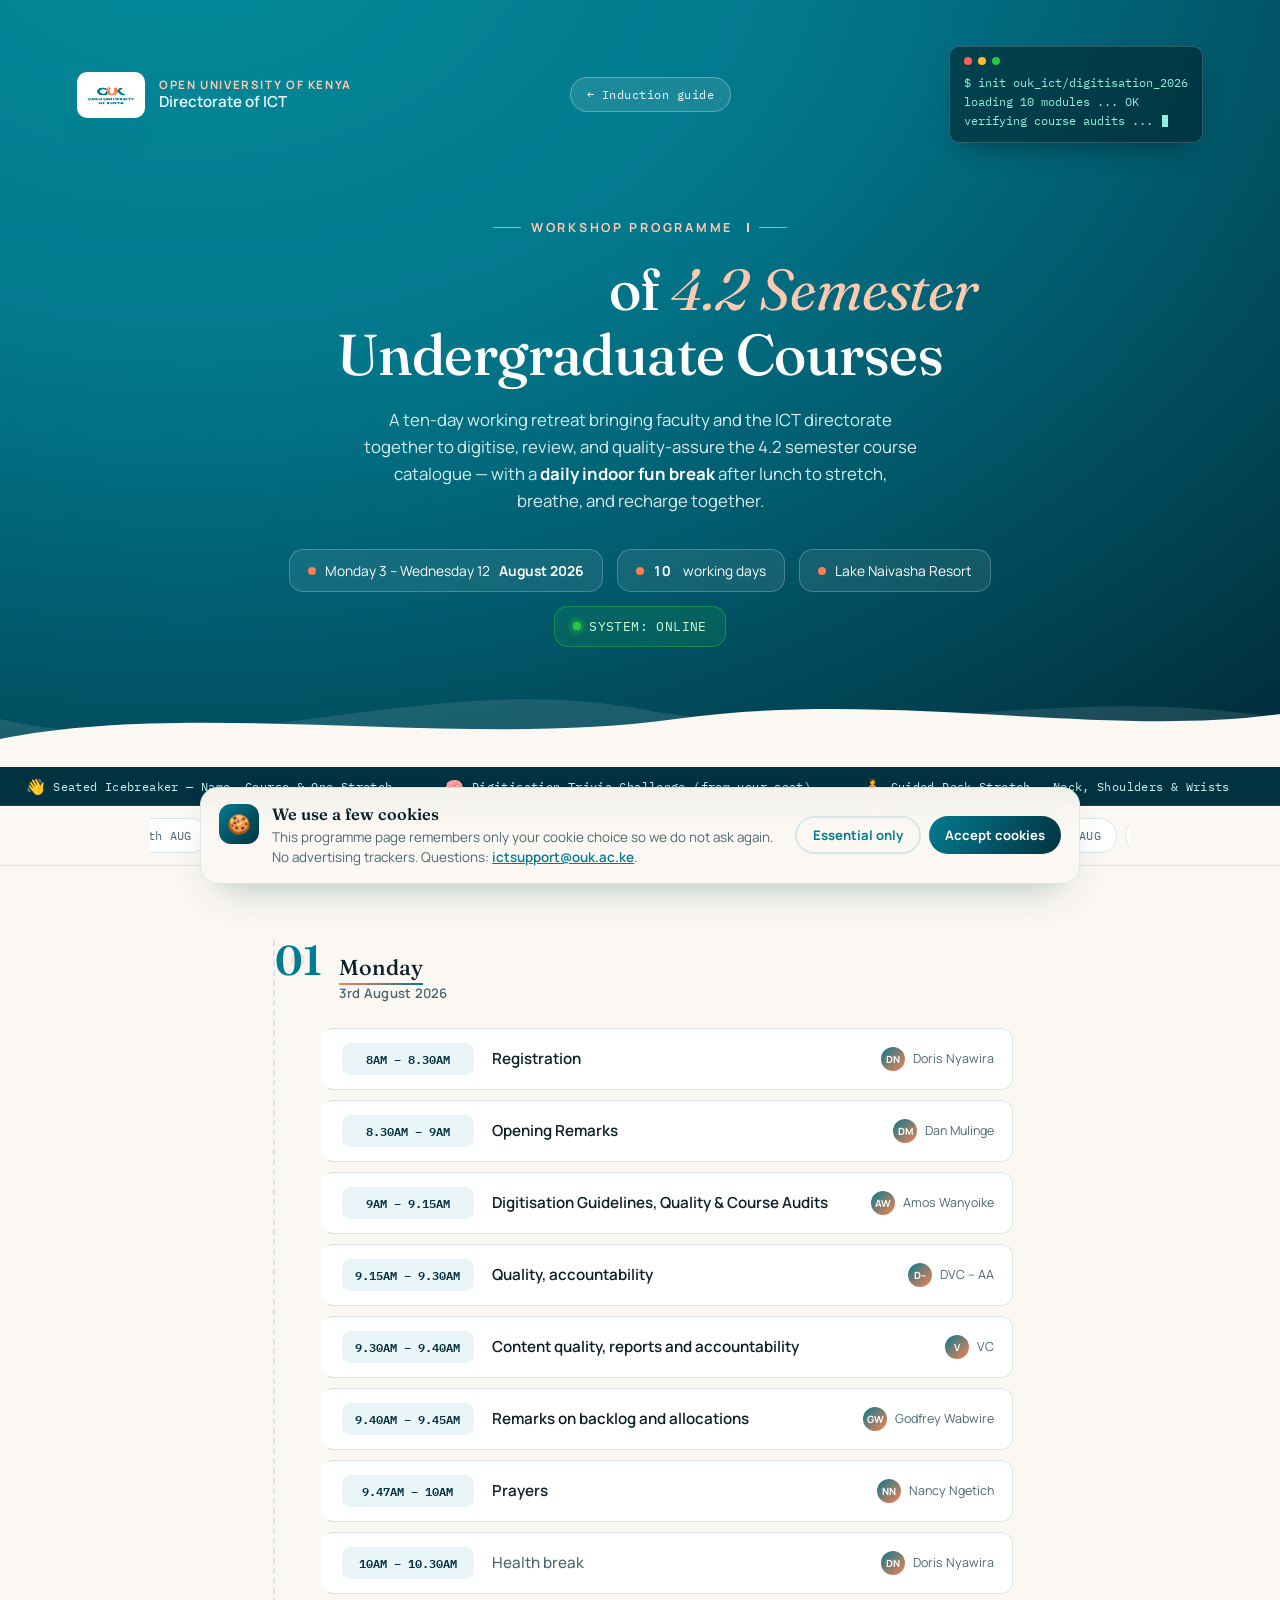
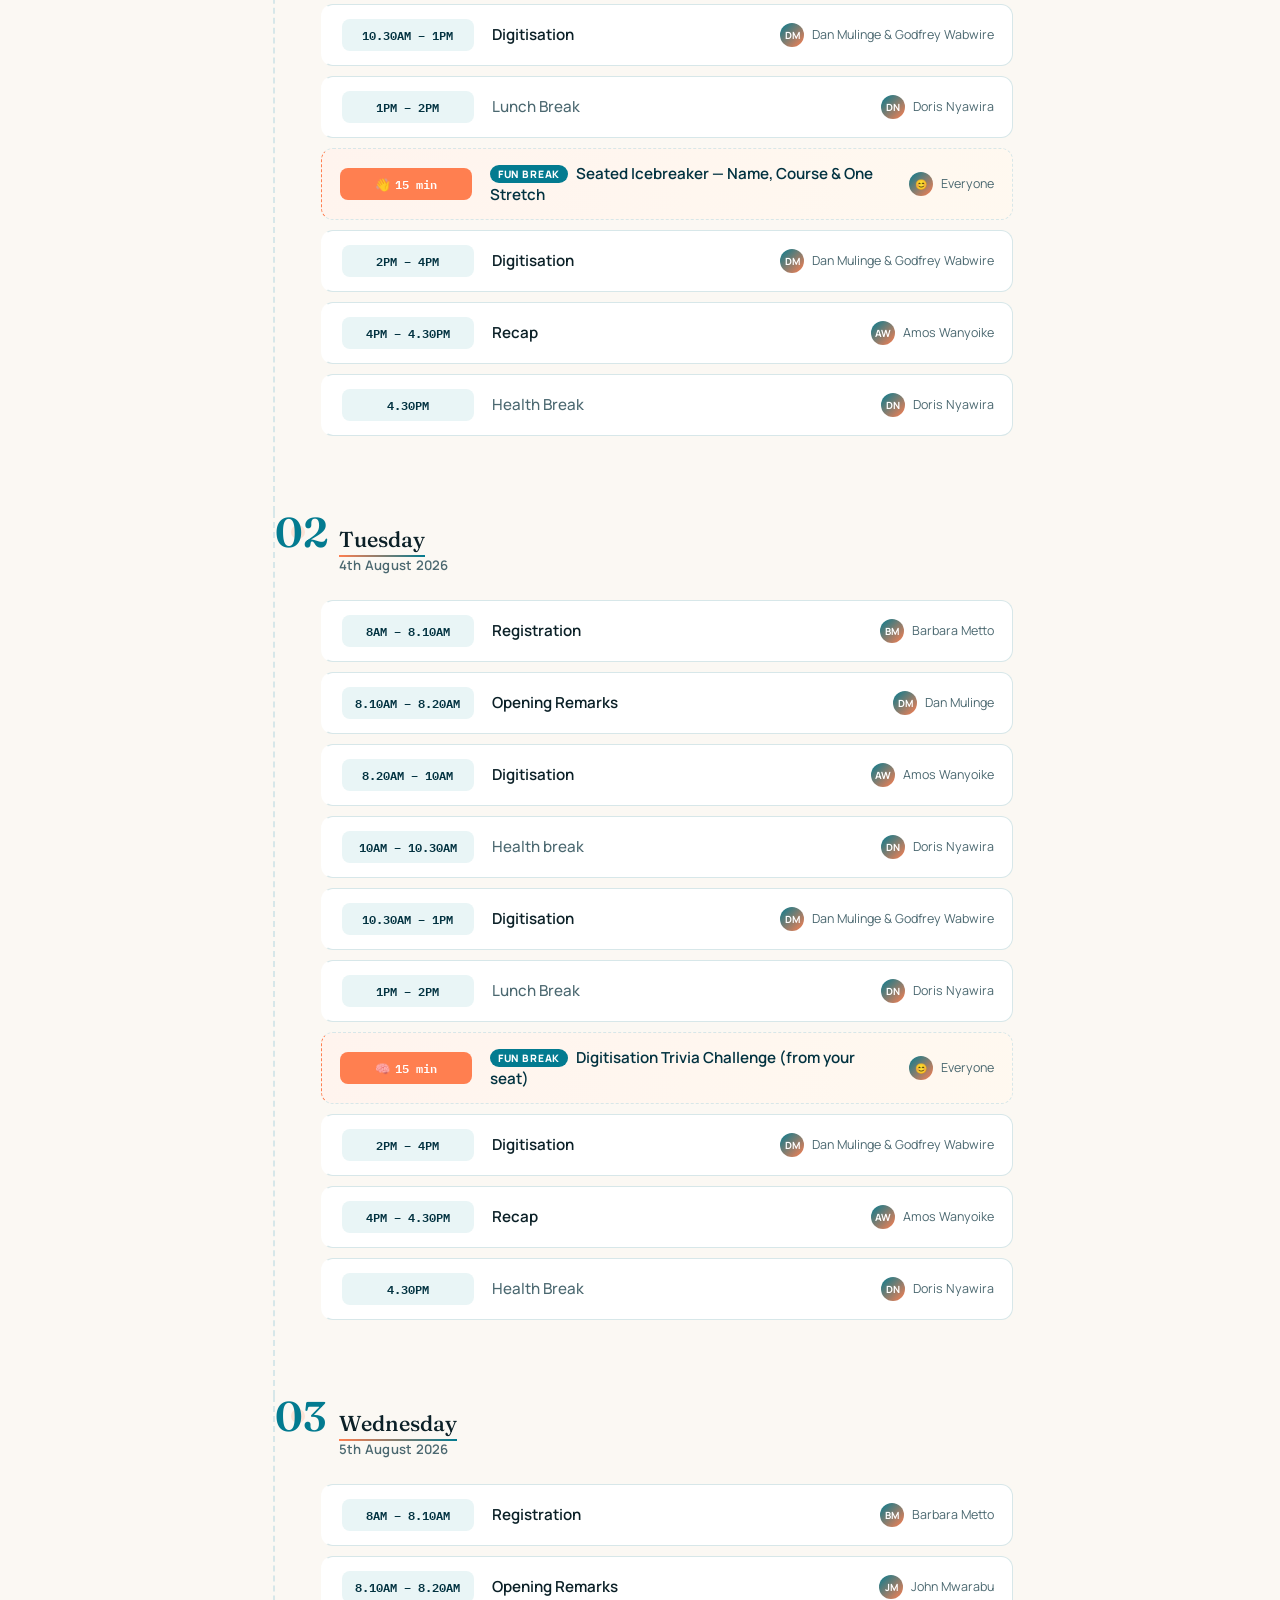
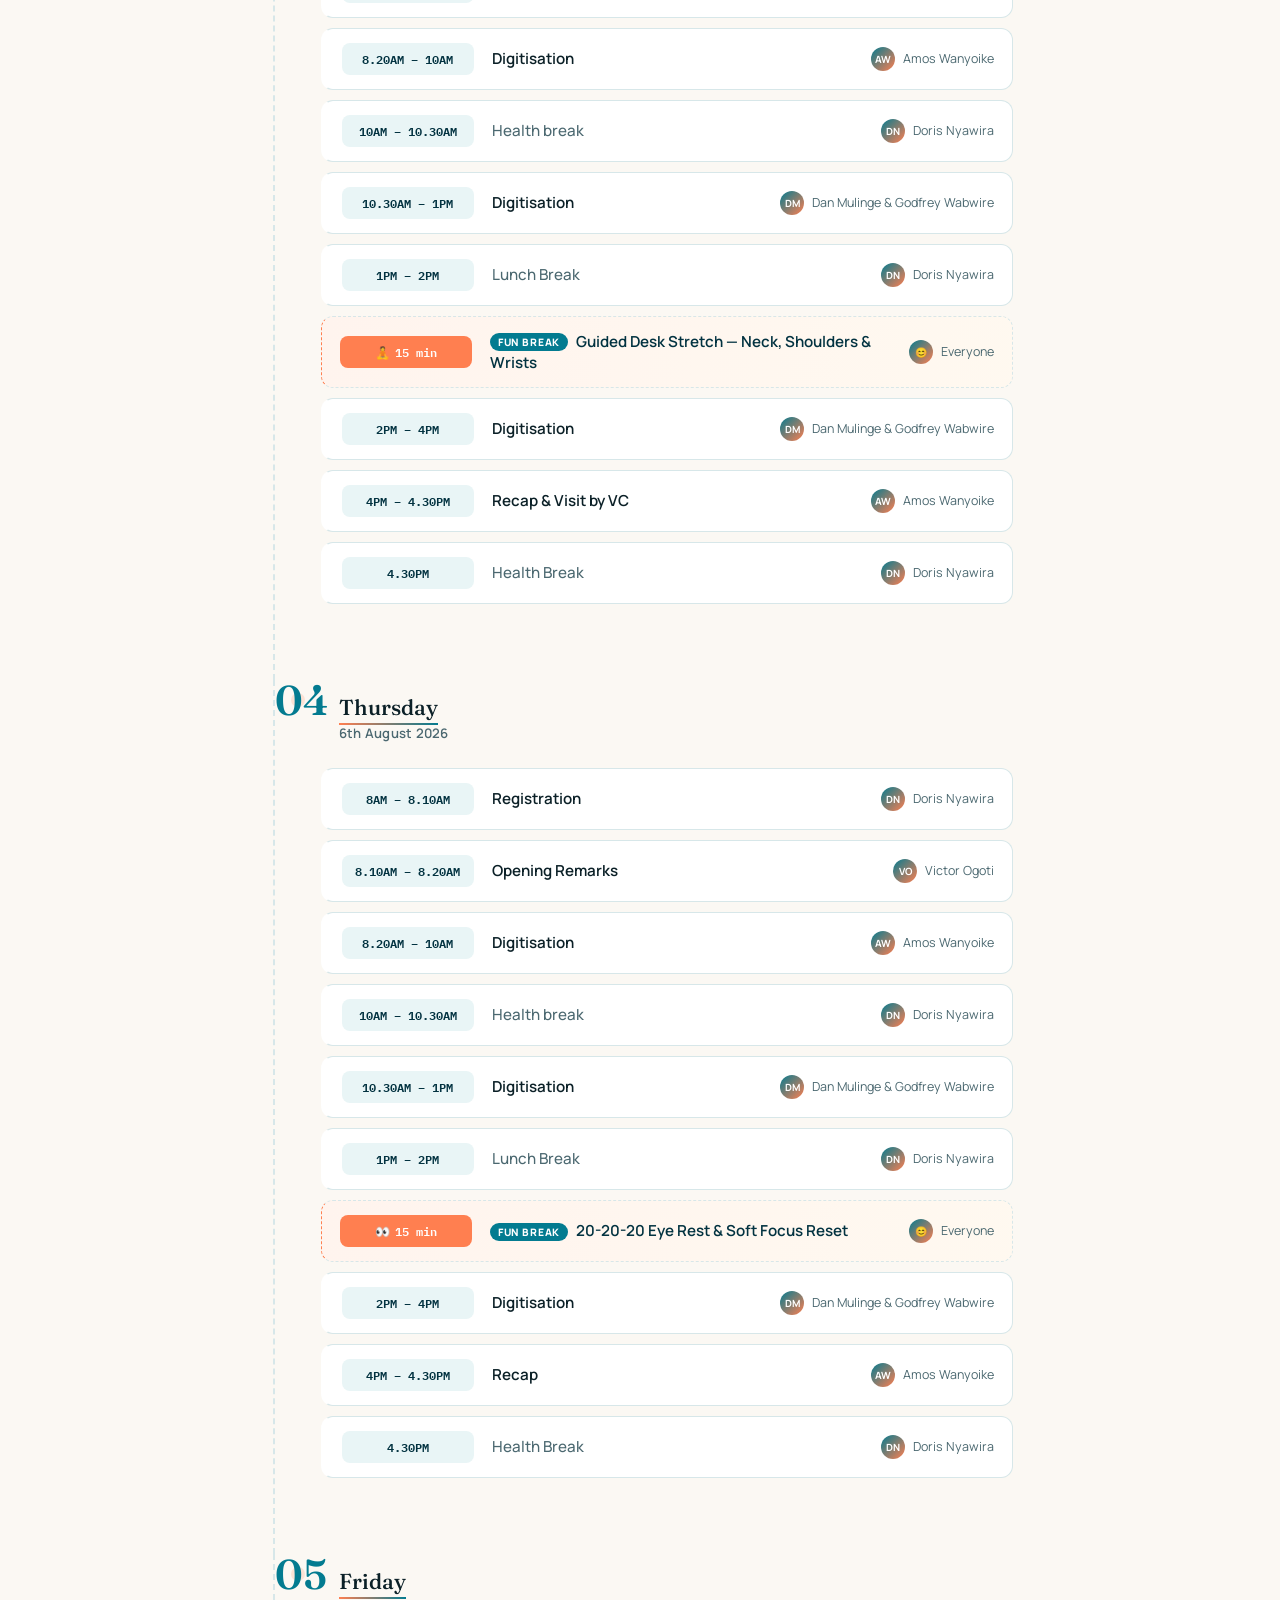
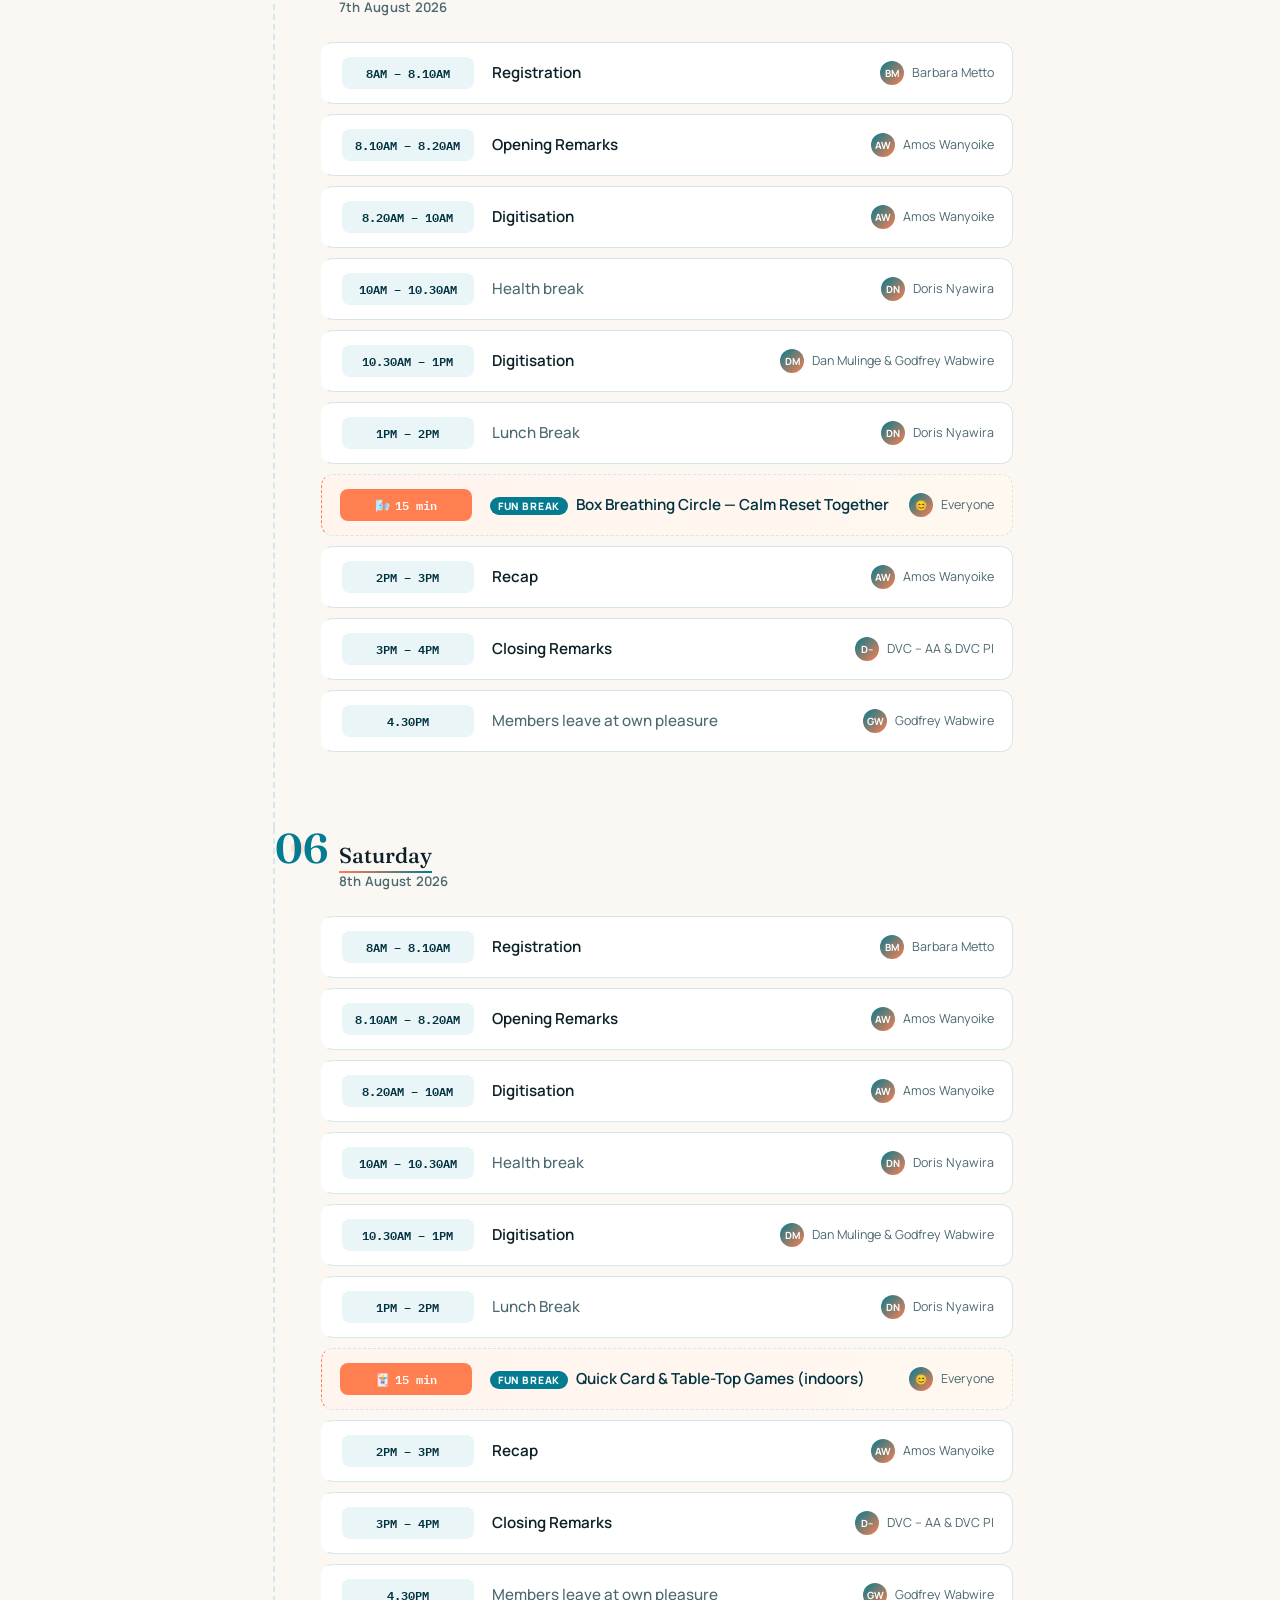
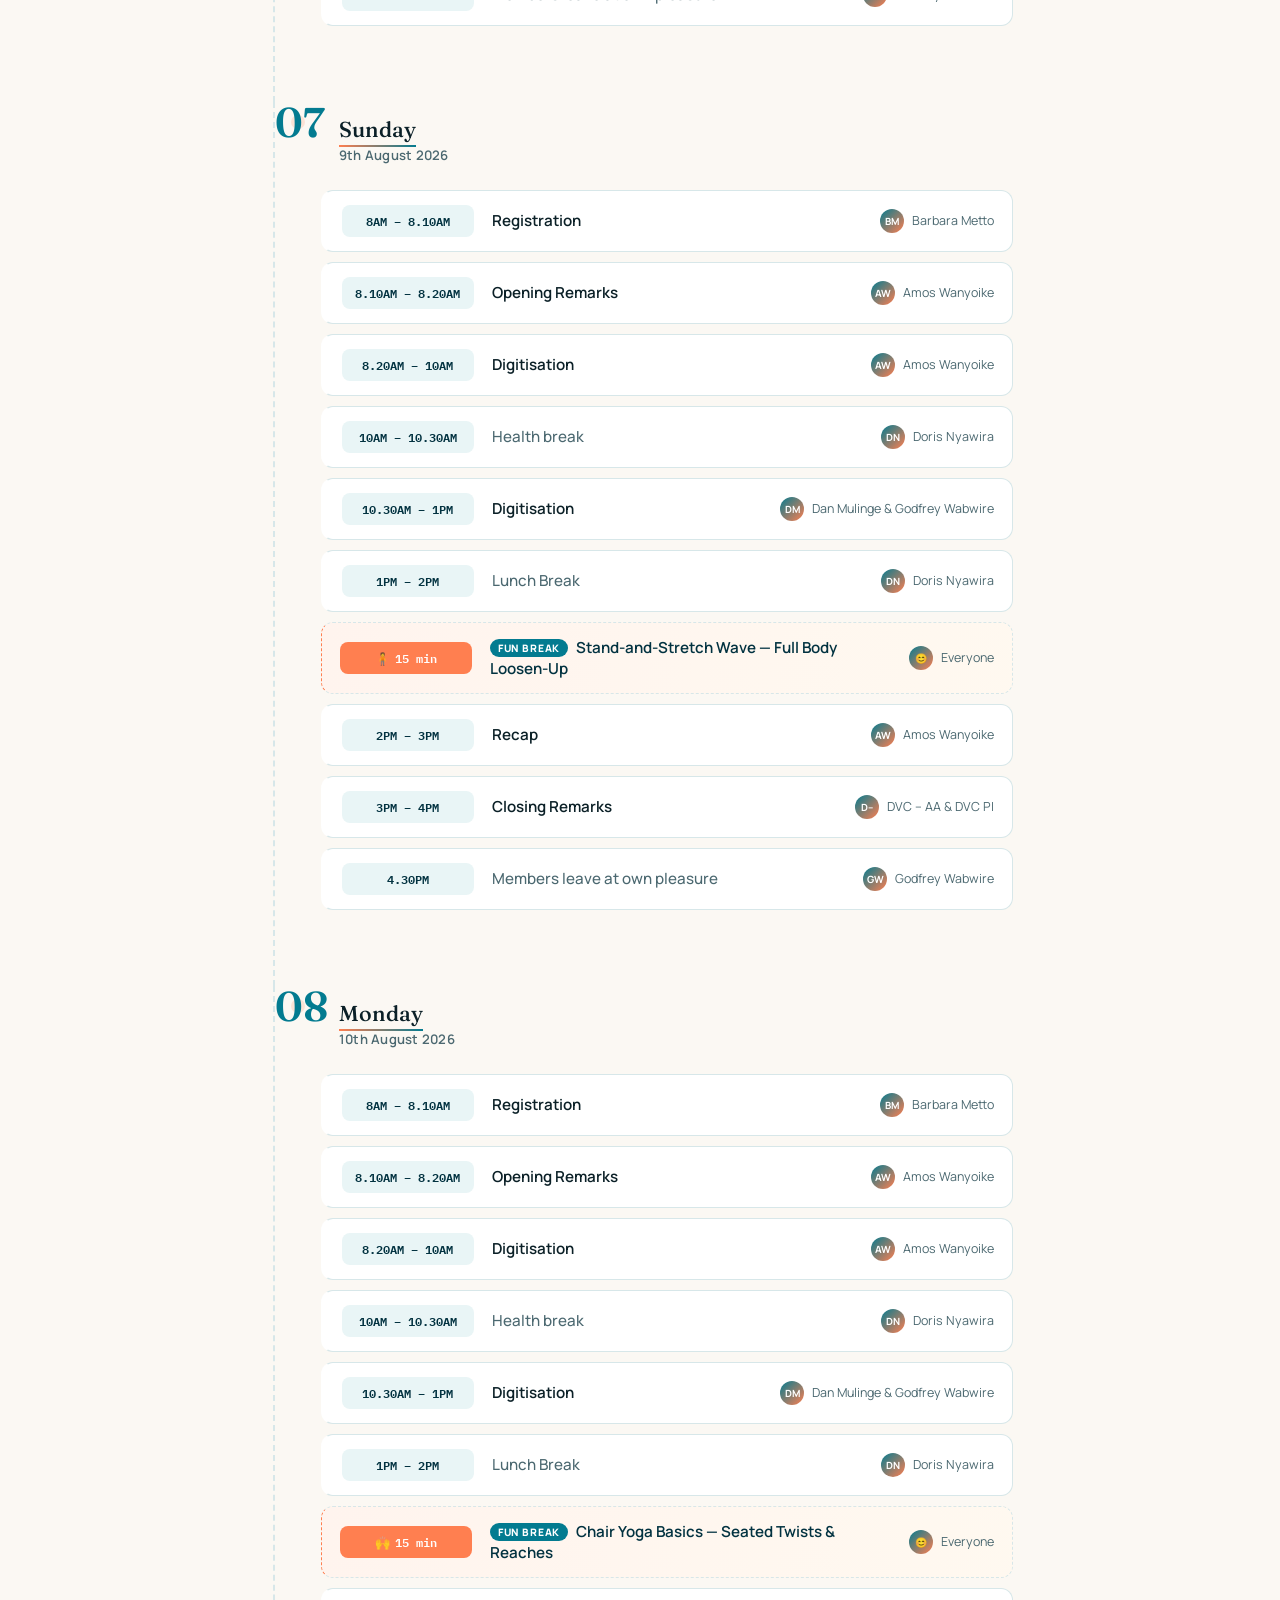
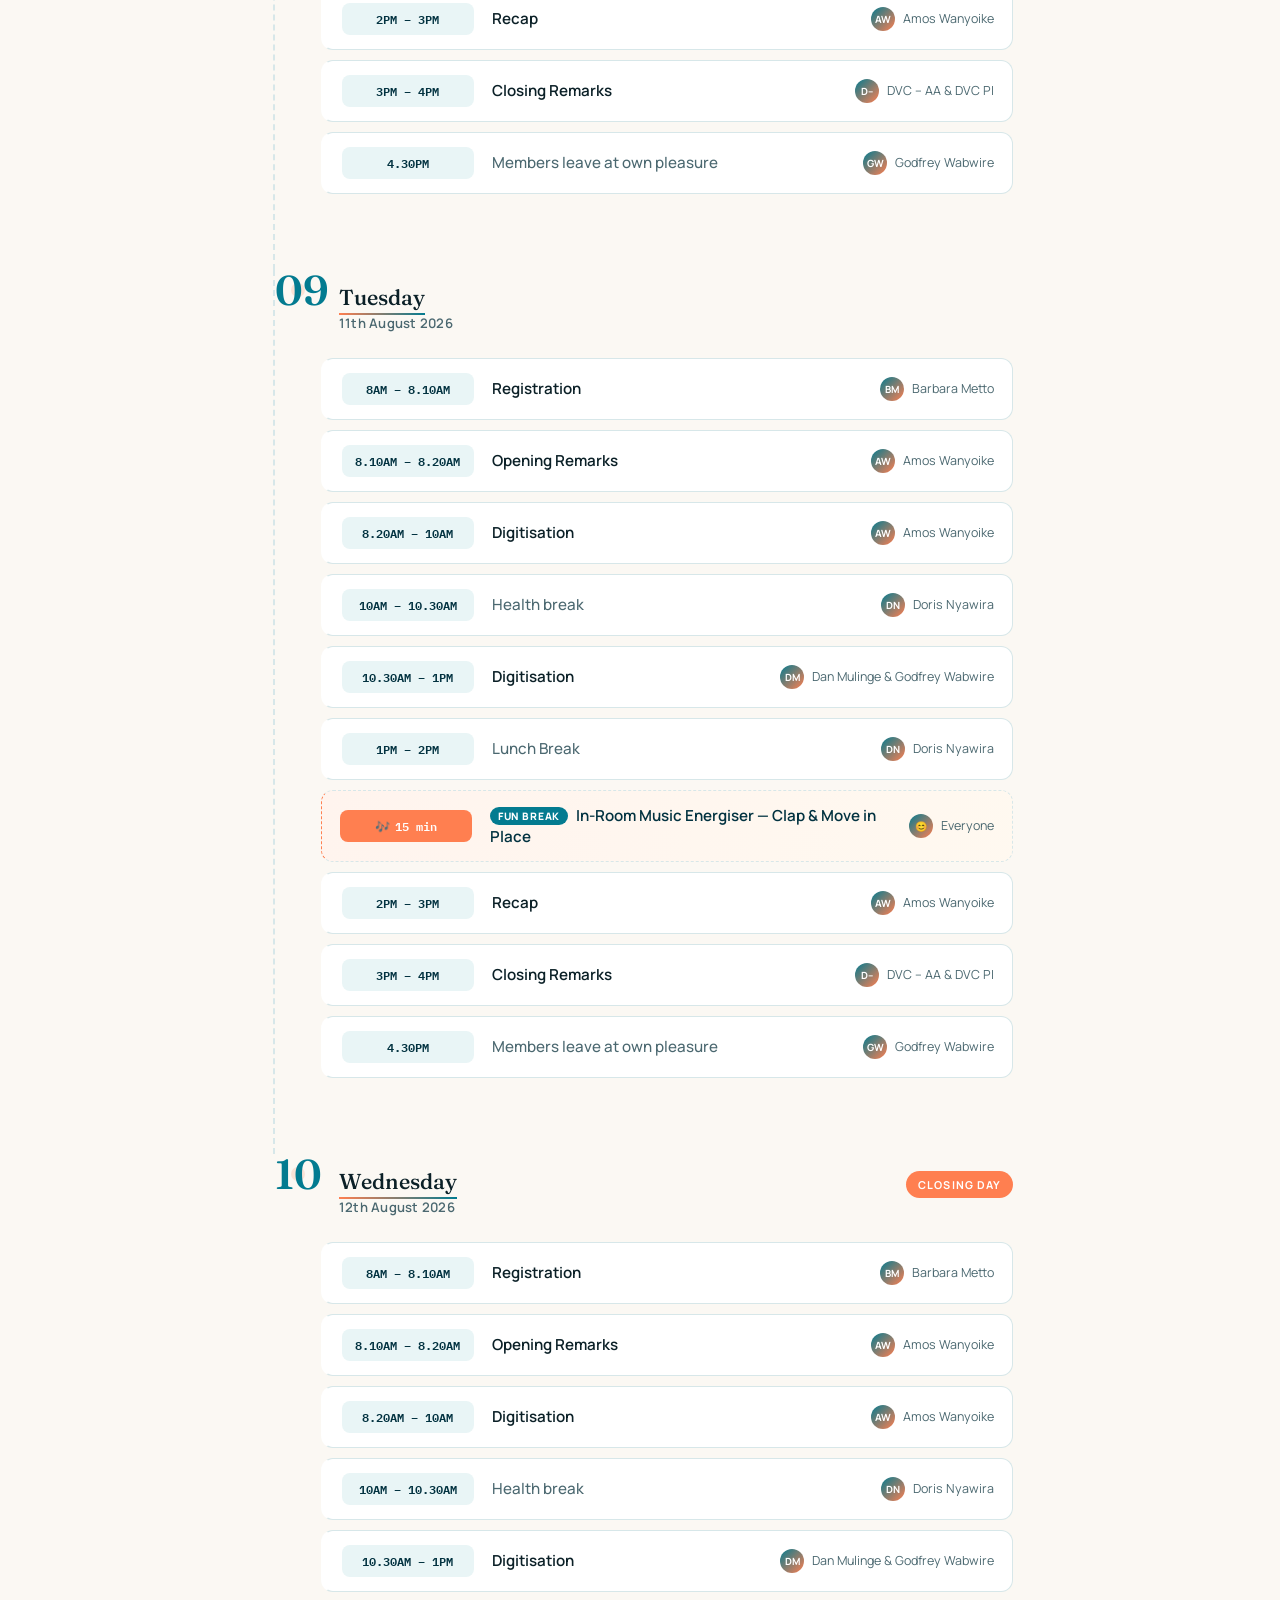
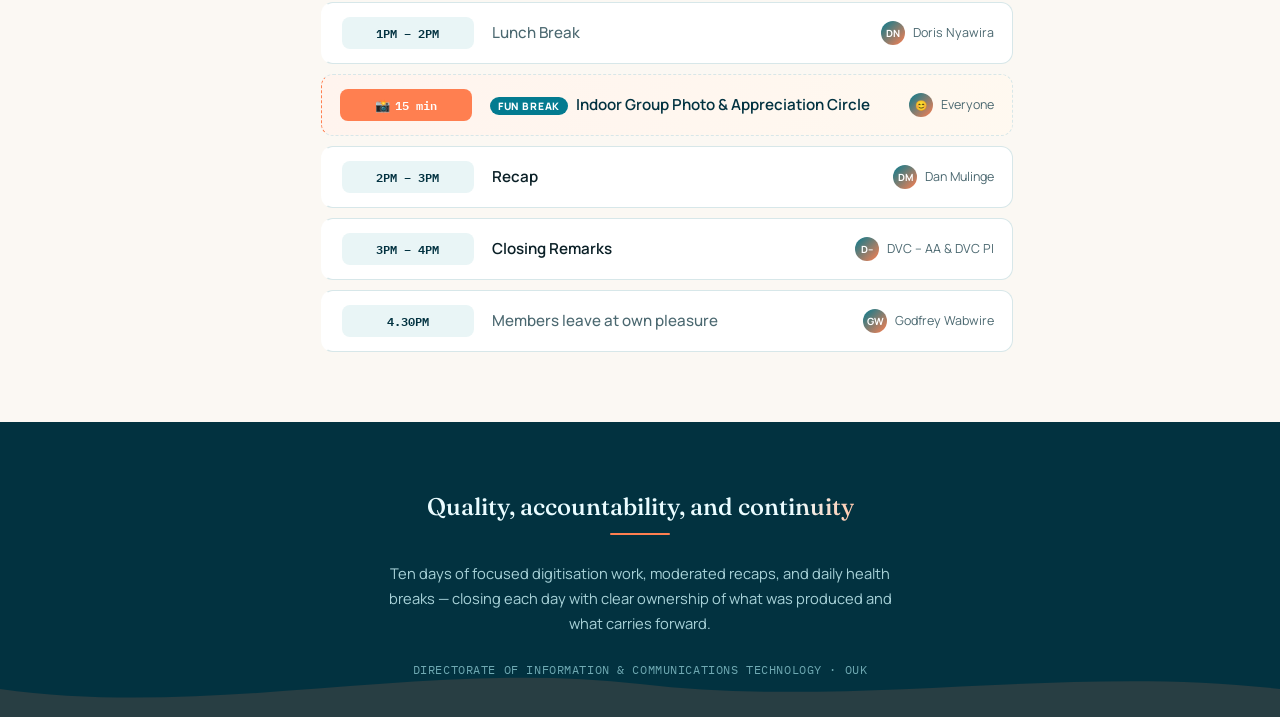
<file: fullprog.html>
<!DOCTYPE html>
<html lang="en">
<head>
<meta charset="UTF-8">
<meta name="viewport" content="width=device-width, initial-scale=1.0">
<link rel="icon" type="image/svg+xml" href="img/favicon.svg">
<meta name="theme-color" content="#037B90">
<title>Digitisation Programme — 4.2 Semester Undergraduate Courses</title>
<link rel="preconnect" href="https://fonts.googleapis.com">
<link rel="preconnect" href="https://fonts.gstatic.com" crossorigin>
<link href="https://fonts.googleapis.com/css2?family=Fraunces:opsz,wght@9..144,300;9..144,400;9..144,500;9..144,600;9..144,700&family=Manrope:wght@400;500;600;700;800&family=IBM+Plex+Mono:wght@400;500&display=swap" rel="stylesheet">
<style>
  :root{
    --teal: #037B90;
    --teal-deep: #023240;
    --teal-ink: #062B33;
    --gold: #FF7F50;
    --gold-soft: #FFC9AE;
    --cream: #FBF8F3;
    --mist: #E9F5F6;
    --ink: #0B2027;
    --ink-soft: #4B6870;
    --line: #D7E7E9;
    --shadow: 0 18px 40px -20px rgba(2,50,64,.35);
  }

  *{ box-sizing: border-box; }
  html{ scroll-behavior: smooth; }

  @media (prefers-reduced-motion: reduce){
    html{ scroll-behavior: auto; }
    *{ animation-duration: .01ms !important; animation-iteration-count: 1 !important; transition-duration: .01ms !important; }
  }

  body{
    margin:0;
    background: var(--cream);
    color: var(--ink);
    font-family: 'Manrope', sans-serif;
    -webkit-font-smoothing: antialiased;
  }

  h1,h2,h3,.display{ font-family: 'Fraunces', serif; }

  /* ---------- progress bar ---------- */
  #tide{
    position: fixed; top:0; left:0; height:4px; width:0%;
    background: linear-gradient(90deg, var(--gold), var(--teal));
    z-index: 999; transition: width .08s linear;
  }

  /* ---------- hero ---------- */
  .hero{
    position: relative;
    background: radial-gradient(120% 140% at 15% -10%, #06909f 0%, var(--teal) 42%, var(--teal-deep) 100%);
    color: #fff;
    overflow: hidden;
    padding: 46px 6vw 120px;
  }
  #binary-rain{ position:absolute; inset:0; width:100%; height:100%; opacity:.16; z-index:0; pointer-events:none; }

  .terminal{
    font-family:'IBM Plex Mono', monospace; font-size:.72rem; line-height:1.65;
    background: rgba(2,30,38,.55); border:1px solid rgba(255,255,255,.18); border-radius:10px;
    padding:10px 14px 12px; min-width:230px; backdrop-filter: blur(6px);
    box-shadow: 0 12px 30px -14px rgba(0,0,0,.5);
  }
  .terminal-bar{ display:flex; gap:6px; margin-bottom:8px; }
  .terminal-bar span{ width:8px; height:8px; border-radius:50%; display:inline-block; }
  .terminal-bar span:nth-child(1){ background:#ff5f57; }
  .terminal-bar span:nth-child(2){ background:#febc2e; }
  .terminal-bar span:nth-child(3){ background:#28c840; }
  .terminal-body{ color:#8ff0dc; white-space:pre-wrap; min-height: 4.5em; }
  .terminal-body .prompt{ color: var(--gold-soft); }
  .terminal-cursor{
    display:inline-block; width:6px; height:1em; background:#8ff0dc; margin-left:2px;
    vertical-align:-2px; animation: blink 1s step-end infinite;
  }

  .status-chip{
    display:flex; align-items:center; gap:8px;
    background: rgba(40,200,64,.12); border:1px solid rgba(40,200,64,.4);
    padding:11px 18px; border-radius:14px; font-size:.8rem;
    font-family:'IBM Plex Mono', monospace; letter-spacing:.03em; color:#c9ffd9;
  }
  .status-chip .led{
    width:8px; height:8px; border-radius:50%; background:#28c840; flex:none;
    box-shadow: 0 0 6px 2px rgba(40,200,64,.7);
    animation: ledBlink 1.6s ease-in-out infinite;
  }
  @keyframes ledBlink{ 0%,100%{ opacity:1; } 50%{ opacity:.35; } }
  .hero-top{
    display:flex; align-items:center; justify-content:space-between; gap:20px; flex-wrap:wrap;
    opacity:0; transform: translateY(-10px);
    animation: dropIn .8s ease forwards .1s;
    position:relative; z-index:2;
  }
  .brand{ display:flex; align-items:center; gap:14px; }
  .brand img{
    height:46px; width:auto; background:#fff; border-radius:10px; padding:6px;
    box-shadow: var(--shadow);
  }
  .brand-text{ line-height:1.25; }
  .brand-text .kicker{ font-size:.72rem; letter-spacing:.14em; text-transform:uppercase; color: var(--gold-soft); font-weight:700;}
  .brand-text .name{ font-size:.95rem; font-weight:600; color:#eafcff;}
  .back-link{
    display:inline-flex; align-items:center; gap:8px;
    font-family:'IBM Plex Mono', monospace; font-size:.74rem; letter-spacing:.04em;
    color:#eafcff; text-decoration:none;
    background: rgba(255,255,255,.1); border:1px solid rgba(255,255,255,.28);
    padding:9px 16px; border-radius:999px; backdrop-filter: blur(6px);
    transition: background .2s ease, transform .2s ease;
  }
  .back-link:hover{ background: rgba(255,255,255,.18); transform: translateY(-2px); }
  .venue-pill{
    font-family:'IBM Plex Mono', monospace; font-size:.72rem; letter-spacing:.06em;
    background: rgba(255,255,255,.1); border:1px solid rgba(255,255,255,.28);
    padding:8px 14px; border-radius:999px; backdrop-filter: blur(6px);
    white-space:nowrap;
  }

  .hero-main{ max-width: 880px; margin: 68px auto 0; text-align:center; position:relative; z-index:2;}
  .eyebrow{
    opacity:0; animation: fadeUp .8s ease forwards .35s;
    display:inline-flex; align-items:center; gap:10px;
    font-size:.78rem; letter-spacing:.22em; text-transform:uppercase; font-weight:700;
    color: var(--gold-soft); margin-bottom:22px;
  }
  .eyebrow::before, .eyebrow::after{ content:""; width:28px; height:1px; background: var(--gold-soft); opacity:.7; }

  h1.display{
    font-weight:500; font-size: clamp(2.1rem, 5vw, 3.6rem);
    line-height:1.12; margin: 0 0 20px; letter-spacing:-.01em;
  }
  h1.display em{ font-style: italic; font-weight:400; color: var(--gold-soft); }

  .word{ display:inline-block; opacity:0; transform: translateY(22px) rotate(1deg); animation: wordUp .7s cubic-bezier(.2,.8,.2,1) forwards; }
  @keyframes wordUp{ to{ opacity:1; transform:none; } }

  .shimmer{
    background: linear-gradient(100deg, #eafcff 20%, var(--gold-soft) 40%, #fff 50%, var(--gold-soft) 60%, #eafcff 80%);
    background-size: 250% 100%;
    -webkit-background-clip: text; background-clip: text; color: transparent;
    animation: shimmerMove 5s linear infinite;
    position: relative; cursor: default;
  }
  .shimmer::before, .shimmer::after{
    content: attr(data-text); position:absolute; left:0; top:0; width:100%; height:100%;
    background: none; -webkit-text-fill-color: initial; opacity:0; pointer-events:none;
  }
  .shimmer:hover::before, .shimmer:hover::after{ animation: glitchText .35s linear 1; }
  .shimmer:hover::before{ color: #ff5f8f; opacity:.7; }
  .shimmer:hover::after{ color: #4bf5ff; opacity:.7; }
  @keyframes glitchText{
    0%{ clip-path: inset(0 0 85% 0); transform: translate(0,0); }
    20%{ clip-path: inset(10% 0 60% 0); transform: translate(-3px,1px); }
    40%{ clip-path: inset(50% 0 20% 0); transform: translate(3px,-1px); }
    60%{ clip-path: inset(20% 0 55% 0); transform: translate(-2px,0); }
    80%{ clip-path: inset(70% 0 5% 0); transform: translate(2px,1px); }
    100%{ clip-path: inset(0 0 90% 0); transform: translate(0,0); opacity:0; }
  }
  @keyframes shimmerMove{ from{ background-position: 200% 0; } to{ background-position: -50% 0; } }

  .type-cursor{
    display:inline-block; width:2px; height:.8em; background: var(--gold-soft);
    margin-left:4px; vertical-align:-2px; animation: blink 1s step-end infinite;
  }
  @keyframes blink{ 50%{ opacity:0; } }

  .count-up{ font-variant-numeric: tabular-nums; }

  .hero-sub{
    font-size:1.05rem; color:#d6eef1; max-width:560px; margin:0 auto 34px; line-height:1.6;
  }
  .hero-sub b{ color:#fff; font-weight:700; }
  .hero-sub .sw{
    display:inline-block; opacity:0; filter: blur(4px); transform: translateY(6px);
    animation: subWordIn .5s ease forwards;
  }
  @keyframes subWordIn{ to{ opacity:1; filter:blur(0); transform:none; } }

  .hero-meta{
    display:flex; flex-wrap:wrap; gap:14px; justify-content:center;
  }
  .meta-chip{
    display:flex; align-items:center; gap:9px;
    background: rgba(255,255,255,.08); border:1px solid rgba(255,255,255,.22);
    padding:11px 18px; border-radius:14px; font-size:.86rem;
    opacity:0; transform: scale(.85) translateY(6px);
    animation: popIn .5s cubic-bezier(.34,1.56,.64,1) forwards;
  }
  .meta-chip:nth-child(1){ animation-delay: 1.0s; }
  .meta-chip:nth-child(2){ animation-delay: 1.12s; }
  .meta-chip:nth-child(3){ animation-delay: 1.24s; }
  @keyframes popIn{ to{ opacity:1; transform:none; } }
  .meta-chip:hover{ background: rgba(255,255,255,.16); transform: translateY(-2px); transition:.25s ease; }
  .meta-chip .dot{ width:8px; height:8px; border-radius:50%; background: var(--gold); flex:none; }
  .meta-chip b{ font-weight:700; }

  .wave-wrap{ position:absolute; left:0; right:0; bottom:-2px; line-height:0; z-index:1; }
  .wave-wrap svg{ width:100%; height:110px; display:block; }
  .wave-a{ animation: waveMove 14s ease-in-out infinite alternate; }
  .wave-b{ animation: waveMove 18s ease-in-out infinite alternate-reverse; }

  @keyframes waveMove{ from{ transform: translateX(-2%);} to{ transform: translateX(2%);} }
  @keyframes fadeUp{ from{opacity:0; transform: translateY(18px);} to{opacity:1; transform:none;} }
  @keyframes dropIn{ from{opacity:0; transform: translateY(-10px);} to{opacity:1; transform:none;} }

  /* ---------- fun ticker ---------- */
  .ticker{
    background: var(--teal-deep); overflow:hidden; white-space:nowrap;
    border-bottom: 1px solid rgba(255,255,255,.08);
  }
  .ticker-track{
    display:inline-flex; gap:0; animation: tickerScroll 32s linear infinite;
  }
  .ticker:hover .ticker-track{ animation-play-state: paused; }
  .ticker-item{
    display:inline-flex; align-items:center; gap:8px;
    padding: 9px 26px; font-size:.78rem; letter-spacing:.03em; color:#cdeef2;
    font-family:'IBM Plex Mono', monospace; flex:none;
  }
  .ticker-item .em{ font-size:.95rem; }
  @keyframes tickerScroll{ from{ transform: translateX(0); } to{ transform: translateX(-50%); } }

  /* ---------- day nav ---------- */
  .navbar{
    position: sticky; top:0; z-index: 50;
    background: rgba(251,248,243,.9); backdrop-filter: blur(10px);
    border-bottom: 1px solid var(--line);
  }
  .navbar-inner{
    max-width: 980px; margin:0 auto; padding: 12px 5vw;
    display:flex; gap:8px; overflow-x:auto; scrollbar-width:none;
  }
  .navbar-inner::-webkit-scrollbar{ display:none; }
  .day-pill{
    flex:none; font-family:'IBM Plex Mono', monospace; font-size:.74rem; letter-spacing:.03em;
    padding:9px 15px; border-radius:999px; border:1px solid var(--line);
    background:#fff; color: var(--ink-soft); cursor:pointer;
    transition: background .25s ease, color .25s ease, border-color .25s ease, transform .2s ease;
    white-space:nowrap;
  }
  .day-pill:hover{ transform: translateY(-2px); border-color: var(--teal); color: var(--teal-deep); }
  .day-pill.active{
    background: linear-gradient(120deg, var(--teal), var(--teal-deep));
    color:#fff; border-color: transparent;
    box-shadow: 0 8px 18px -8px rgba(3,123,144,.6);
  }

  /* ---------- content ---------- */
  main{ max-width: 900px; margin: 0 auto; padding: 74px 6vw 40px; }

  .day-section{
    position: relative;
    padding: 0 0 76px 46px;
    border-left: 2px dashed var(--line);
    margin-left: 6px;
  }
  .day-section:last-child{ border-color: transparent; padding-bottom: 10px; }

  .day-head{
    display:flex; align-items:baseline; gap:18px; margin-bottom: 26px; position:relative;
    opacity:0; transform: translateY(16px);
    transition: opacity .7s ease, transform .7s ease;
  }
  .day-section.in-view .day-head{ opacity:1; transform:none; }

  .day-num{
    font-family:'Fraunces', serif; font-weight:600; font-size: 2.6rem; color: var(--teal);
    line-height:1; position:relative; margin-left:-46px; width:46px; text-align:center;
    background: var(--cream);
    display:inline-block; transform: scale(.4) rotate(-14deg); opacity:0;
    transition: transform .6s cubic-bezier(.34,1.56,.64,1), opacity .5s ease;
  }
  .day-section.in-view .day-num{ transform: scale(1) rotate(0deg); opacity:1; }
  .day-num::after{
    content:""; position:absolute; left:50%; top:50%; transform:translate(-50%,-50%);
    width:14px; height:14px; border-radius:50%; background: var(--gold);
    z-index:-1; opacity:.18;
  }
  .day-titles{ display:flex; flex-direction:column; gap:3px; }
  .day-titles .weekday{
    font-family:'Fraunces', serif; font-size:1.35rem; font-weight:500; color: var(--ink);
    position:relative; display:inline-block; width:fit-content;
  }
  .day-titles .weekday .ch{
    display:inline-block; opacity:0; transform: translateY(10px);
    transition: opacity .4s ease, transform .4s ease;
    transition-delay: calc(var(--i) * 28ms);
  }
  .day-section.in-view .day-titles .weekday .ch{ opacity:1; transform:none; }
  .day-titles .weekday::after{
    content:""; position:absolute; left:0; bottom:-4px; height:2px; width:0%;
    background: linear-gradient(90deg, var(--gold), var(--teal));
    transition: width .8s cubic-bezier(.2,.8,.2,1) .25s;
  }
  .day-section.in-view .day-titles .weekday::after{ width:100%; }
  .day-titles .date-line{
    font-size:.82rem; color: var(--ink-soft); font-weight:600; letter-spacing:.02em;
    opacity:0; transform: translateX(-6px);
    transition: opacity .6s ease .35s, transform .6s ease .35s;
  }
  .day-section.in-view .day-titles .date-line{ opacity:1; transform:none; }
  .closing-flag{
    margin-left:auto; font-size:.68rem; letter-spacing:.1em; text-transform:uppercase; font-weight:700;
    background: var(--gold); color:#fff; padding:6px 12px; border-radius:999px;
    animation: pulseGlow 2.2s ease-in-out infinite;
  }
  @keyframes pulseGlow{
    0%,100%{ box-shadow: 0 0 0 0 rgba(255,127,80,.5); }
    50%{ box-shadow: 0 0 0 8px rgba(255,127,80,0); }
  }

  .rows{ display:flex; flex-direction:column; gap:10px; }
  .row{
    display:grid; grid-template-columns: 132px 1fr auto; gap:18px; align-items:center;
    background:#fff; border:1px solid var(--line); border-left:3px solid transparent;
    border-radius:12px; padding:14px 18px;
    opacity:0; transform: translateX(-14px);
    transition: opacity .55s ease, transform .55s ease, border-color .25s ease, box-shadow .25s ease, background .25s ease;
  }
  .day-section.in-view .row{ opacity:1; transform:none; }
  .row:hover{
    border-left-color: var(--gold);
    background: var(--mist);
    box-shadow: var(--shadow);
  }
  .row .time{
    font-family:'IBM Plex Mono', monospace; font-size:.76rem; color: var(--teal-deep);
    font-weight:600; background: var(--mist); border-radius:8px; padding:6px 10px; text-align:center;
  }
  .row .activity{
    font-weight:600; font-size:.95rem; color: var(--ink);
    background-image: linear-gradient(var(--teal), var(--teal));
    background-repeat: no-repeat; background-position: 0 100%; background-size: 0% 2px;
    transition: background-size .35s ease;
  }
  .row:hover .activity{ background-size: 100% 2px; }
  .row .activity.muted{ font-weight:500; color: var(--ink-soft); }
  .row .mod{
    font-size:.78rem; color: var(--ink-soft); text-align:right; white-space:nowrap;
    display:flex; align-items:center; gap:8px; justify-content:flex-end;
  }
  .row .mod .avatar{
    width:24px; height:24px; border-radius:50%; flex:none;
    background: linear-gradient(135deg, var(--teal), var(--gold));
    color:#fff; font-size:.62rem; font-weight:700; display:flex; align-items:center; justify-content:center;
  }

  .row.fun{
    border-left-color: var(--gold);
    background: linear-gradient(100deg, #FFF4EE 0%, #FFF9F0 50%, #FFF4EE 100%);
    background-size: 220% 100%;
    animation: funGlow 6s ease-in-out infinite;
    border-style: dashed; border-width:1.5px;
  }
  @keyframes funGlow{ 0%,100%{ background-position: 0% 0; } 50%{ background-position: 100% 0; } }
  .row.fun .time{
    background: var(--gold); color:#fff; display:flex; align-items:center; justify-content:center; gap:5px;
  }
  .row.fun .emoji{
    display:inline-block; animation: bounce 1.6s ease-in-out infinite;
  }
  @keyframes bounce{ 0%,100%{ transform: translateY(0) rotate(0deg); } 50%{ transform: translateY(-4px) rotate(-8deg); } }
  .row.fun .activity{ color: var(--teal-deep); }
  .row.fun .activity .fun-label{
    display:inline-block; font-size:.64rem; letter-spacing:.08em; text-transform:uppercase;
    font-weight:800; color:#fff; background: var(--teal); padding:2px 8px; border-radius:999px;
    margin-right:8px; vertical-align:middle;
  }
  .row.fun{ position:relative; }
  .row.fun::before, .row.fun::after{
    content:"✦"; position:absolute; color: var(--gold); font-size:.7rem; opacity:0;
    transition: opacity .3s ease, transform .5s ease;
  }
  .row.fun::before{ top:6px; right:14px; transform: scale(.4) rotate(0deg); }
  .row.fun::after{ bottom:6px; right:34px; transform: scale(.4) rotate(0deg); }
  .row.fun:hover::before{ opacity:1; transform: scale(1) rotate(90deg); }
  .row.fun:hover::after{ opacity:1; transform: scale(1) rotate(-90deg); transition-delay: .08s; }

  @media (max-width: 640px){
    .row{ grid-template-columns: 1fr; gap:6px; }
    .row .mod{ justify-content:flex-start; }
    .row .time{ width:fit-content; }
  }

  /* stagger rows */
  .row:nth-child(1){ transition-delay:.03s; } .row:nth-child(2){ transition-delay:.07s; }
  .row:nth-child(3){ transition-delay:.11s; } .row:nth-child(4){ transition-delay:.15s; }
  .row:nth-child(5){ transition-delay:.19s; } .row:nth-child(6){ transition-delay:.23s; }
  .row:nth-child(7){ transition-delay:.27s; } .row:nth-child(8){ transition-delay:.31s; }
  .row:nth-child(9){ transition-delay:.35s; } .row:nth-child(10){ transition-delay:.39s; }
  .row:nth-child(11){ transition-delay:.43s; } .row:nth-child(12){ transition-delay:.47s; }
  .row:nth-child(13){ transition-delay:.51s; }

  /* ---------- footer ---------- */
  footer{
    position:relative; background: var(--teal-deep); color:#eafcff; padding: 70px 6vw 40px; margin-top:20px;
    overflow:hidden;
  }
  footer .wave-wrap svg{ height:70px; }
  .footer-inner{ max-width:900px; margin:0 auto; position:relative; z-index:2; text-align:center; }
  footer h3{ font-weight:500; font-size:1.5rem; margin:0 0 12px; }
  footer h3 .fword{
    display:inline-block; opacity:0; transform: translateY(14px);
    transition: opacity .6s ease, transform .6s ease;
    transition-delay: calc(var(--i) * 90ms);
  }
  footer.in-view h3 .fword{ opacity:1; transform:none; }
  footer h3 .fword.shimmer{
    background: linear-gradient(100deg, #eafcff 20%, var(--gold-soft) 45%, #fff 55%, var(--gold-soft) 65%, #eafcff 85%);
    background-size: 250% 100%; -webkit-background-clip: text; background-clip: text; color: transparent;
    animation: shimmerMove 5s linear infinite;
  }
  footer p{ color:#a9d3d9; font-size:.92rem; line-height:1.7; max-width:520px; margin:0 auto 26px; }
  .footer-line{ width:60px; height:2px; background: var(--gold); margin: 0 auto 26px; border-radius:2px; }
  .footer-tag{ font-family:'IBM Plex Mono', monospace; font-size:.72rem; color:#6fa9b2; letter-spacing:.05em; }

  .cookie-banner{
    position:fixed; left:0; right:0; bottom:0; z-index:1300;
    padding:0 1rem max(1rem, env(safe-area-inset-bottom));
    pointer-events:none;
  }
  .cookie-banner[hidden]{ display:none; }
  .cookie-banner__inner{
    pointer-events:auto;
    max-width:min(880px, 100%);
    margin:0 auto;
    display:flex; align-items:center; justify-content:space-between; gap:1rem;
    padding:1rem 1.15rem;
    border:1px solid var(--line);
    border-radius:18px;
    background:rgba(251,248,243,.96);
    backdrop-filter:blur(14px);
    box-shadow: var(--shadow);
    transform:translateY(120%); opacity:0;
    transition:transform .5s cubic-bezier(.22,1,.36,1), opacity .4s ease;
  }
  .cookie-banner.is-visible .cookie-banner__inner{ transform:none; opacity:1; }
  .cookie-banner.is-leaving .cookie-banner__inner{ transform:translateY(110%); opacity:0; }
  .cookie-banner__copy{ display:flex; gap:.8rem; align-items:flex-start; min-width:0; flex:1; }
  .cookie-banner__icon{
    flex:none; width:40px; height:40px; border-radius:12px;
    display:grid; place-items:center; font-size:1.2rem;
    background:linear-gradient(135deg, var(--teal), var(--teal-deep));
  }
  .cookie-banner__title{ margin:0 0 .2rem; font-family:'Fraunces', serif; font-weight:600; font-size:1.02rem; }
  .cookie-banner__text{ margin:0; font-size:.84rem; line-height:1.5; color:var(--ink-soft); }
  .cookie-banner__text a{ color:var(--teal); font-weight:600; }
  .cookie-banner__actions{ display:flex; gap:.45rem; flex:none; }
  .cookie-banner__btn{
    border-radius:999px; padding:.5rem 1rem; cursor:pointer;
    font-family:'Manrope', sans-serif; font-weight:700; font-size:.82rem;
    border:2px solid transparent; white-space:nowrap;
  }
  .cookie-banner__btn--ghost{ background:transparent; color:var(--teal); border-color:var(--line); }
  .cookie-banner__btn--ok{
    background:linear-gradient(120deg, var(--teal), var(--teal-deep));
    color:#fff; border:0;
  }
  @media (max-width:700px){
    .cookie-banner__inner{ flex-direction:column; align-items:stretch; }
    .cookie-banner__actions{ width:100%; }
    .cookie-banner__btn{ flex:1; }
  }
</style>
</head>
<body>

<div id="tide"></div>

<header class="hero">
  <canvas id="binary-rain"></canvas>
  <div class="hero-top">
    <div class="brand">
      <img src="[data-uri]" alt="OUK">
      <div class="brand-text">
        <div class="kicker">Open University of Kenya</div>
        <div class="name">Directorate of ICT</div>
      </div>
    </div>
    <a class="back-link" href="index.html">&larr; Induction guide</a>
    <div class="terminal">
      <div class="terminal-bar"><span></span><span></span><span></span></div>
      <div class="terminal-body" id="terminal-body"></div>
    </div>
  </div>

  <div class="hero-main">
    <div class="eyebrow" id="eyebrow"></div>
    <h1 class="display" id="hero-title"></h1>
    <p class="hero-sub" id="hero-sub"></p>
    <div class="hero-meta">
      <div class="meta-chip"><span class="dot"></span>Monday 3 – Wednesday 12 <b>August 2026</b></div>
      <div class="meta-chip"><span class="dot"></span><b class="count-up" data-target="10">0</b>&nbsp;working days</div>
      <div class="meta-chip"><span class="dot"></span>Lake Naivasha Resort</div>
      <div class="status-chip"><span class="led"></span>SYSTEM: ONLINE</div>
    </div>
  </div>

  <div class="wave-wrap">
    <svg viewBox="0 0 1440 110" preserveAspectRatio="none">
      <path class="wave-a" fill="rgba(255,255,255,0.10)" d="M0,60 C240,110 480,10 720,50 C960,90 1200,20 1440,60 L1440,110 L0,110 Z"></path>
      <path class="wave-b" fill="#FBF8F3" d="M0,80 C220,40 520,90 760,60 C1000,30 1240,80 1440,55 L1440,110 L0,110 Z"></path>
    </svg>
  </div>
</header>

<div class="ticker">
  <div class="ticker-track" id="ticker-track"></div>
</div>

<nav class="navbar"><div class="navbar-inner" id="navbar-inner"></div></nav>

<main id="main"></main>

<footer id="site-footer">
  <div class="footer-inner">
    <h3 class="display" id="footer-title"></h3>
    <div class="footer-line"></div>
    <p>Ten days of focused digitisation work, moderated recaps, and daily health breaks — closing each day with clear ownership of what was produced and what carries forward.</p>
    <div class="footer-tag">DIRECTORATE OF INFORMATION &amp; COMMUNICATIONS TECHNOLOGY · OUK</div>
  </div>
  <div class="wave-wrap">
    <svg viewBox="0 0 1440 70" preserveAspectRatio="none">
      <path fill="rgba(255,127,80,0.15)" d="M0,40 C240,70 480,10 720,35 C960,60 1200,15 1440,40 L1440,70 L0,70 Z"></path>
    </svg>
  </div>
</footer>

<div class="cookie-banner" id="cookieBanner" role="dialog" aria-live="polite" aria-label="Cookie notice" hidden>
  <div class="cookie-banner__inner">
    <div class="cookie-banner__copy">
      <span class="cookie-banner__icon" aria-hidden="true">🍪</span>
      <div>
        <p class="cookie-banner__title">We use a few cookies</p>
        <p class="cookie-banner__text">
          This programme page remembers only your cookie choice so we do not ask again.
          No advertising trackers. Questions:
          <a href="mailto:ictsupport@ouk.ac.ke">ictsupport@ouk.ac.ke</a>.
        </p>
      </div>
    </div>
    <div class="cookie-banner__actions">
      <button type="button" class="cookie-banner__btn cookie-banner__btn--ghost" data-cookie="essential">Essential only</button>
      <button type="button" class="cookie-banner__btn cookie-banner__btn--ok" data-cookie="accept">Accept cookies</button>
    </div>
  </div>
</div>

<script>
const DAYS = [
  { n:"01", weekday:"Monday", date:"3rd August 2026", rows:[
    ["8AM – 8.30AM","Registration","Doris Nyawira"],
    ["8.30AM – 9AM","Opening Remarks","Dan Mulinge"],
    ["9AM – 9.15AM","Digitisation Guidelines, Quality &amp; Course Audits","Amos Wanyoike"],
    ["9.15AM – 9.30AM","Quality, accountability","DVC – AA"],
    ["9.30AM – 9.40AM","Content quality, reports and accountability","VC"],
    ["9.40AM – 9.45AM","Remarks on backlog and allocations","Godfrey Wabwire"],
    ["9.47AM – 10AM","Prayers","Nancy Ngetich"],
    ["10AM – 10.30AM","Health break","Doris Nyawira"],
    ["10.30AM – 1PM","Digitisation","Dan Mulinge &amp; Godfrey Wabwire"],
    ["1PM – 2PM","Lunch Break","Doris Nyawira"],
    ["2PM – 4PM","Digitisation","Dan Mulinge &amp; Godfrey Wabwire"],
    ["4PM – 4.30PM","Recap","Amos Wanyoike"],
    ["4.30PM","Health Break","Doris Nyawira"],
  ]},
  { n:"02", weekday:"Tuesday", date:"4th August 2026", rows:[
    ["8AM – 8.10AM","Registration","Barbara Metto"],
    ["8.10AM – 8.20AM","Opening Remarks","Dan Mulinge"],
    ["8.20AM – 10AM","Digitisation","Amos Wanyoike"],
    ["10AM – 10.30AM","Health break","Doris Nyawira"],
    ["10.30AM – 1PM","Digitisation","Dan Mulinge &amp; Godfrey Wabwire"],
    ["1PM – 2PM","Lunch Break","Doris Nyawira"],
    ["2PM – 4PM","Digitisation","Dan Mulinge &amp; Godfrey Wabwire"],
    ["4PM – 4.30PM","Recap","Amos Wanyoike"],
    ["4.30PM","Health Break","Doris Nyawira"],
  ]},
  { n:"03", weekday:"Wednesday", date:"5th August 2026", rows:[
    ["8AM – 8.10AM","Registration","Barbara Metto"],
    ["8.10AM – 8.20AM","Opening Remarks","John Mwarabu"],
    ["8.20AM – 10AM","Digitisation","Amos Wanyoike"],
    ["10AM – 10.30AM","Health break","Doris Nyawira"],
    ["10.30AM – 1PM","Digitisation","Dan Mulinge &amp; Godfrey Wabwire"],
    ["1PM – 2PM","Lunch Break","Doris Nyawira"],
    ["2PM – 4PM","Digitisation","Dan Mulinge &amp; Godfrey Wabwire"],
    ["4PM – 4.30PM","Recap &amp; Visit by VC","Amos Wanyoike"],
    ["4.30PM","Health Break","Doris Nyawira"],
  ]},
  { n:"04", weekday:"Thursday", date:"6th August 2026", rows:[
    ["8AM – 8.10AM","Registration","Doris Nyawira"],
    ["8.10AM – 8.20AM","Opening Remarks","Victor Ogoti"],
    ["8.20AM – 10AM","Digitisation","Amos Wanyoike"],
    ["10AM – 10.30AM","Health break","Doris Nyawira"],
    ["10.30AM – 1PM","Digitisation","Dan Mulinge &amp; Godfrey Wabwire"],
    ["1PM – 2PM","Lunch Break","Doris Nyawira"],
    ["2PM – 4PM","Digitisation","Dan Mulinge &amp; Godfrey Wabwire"],
    ["4PM – 4.30PM","Recap","Amos Wanyoike"],
    ["4.30PM","Health Break","Doris Nyawira"],
  ]},
  { n:"05", weekday:"Friday", date:"7th August 2026", rows:[
    ["8AM – 8.10AM","Registration","Barbara Metto"],
    ["8.10AM – 8.20AM","Opening Remarks","Amos Wanyoike"],
    ["8.20AM – 10AM","Digitisation","Amos Wanyoike"],
    ["10AM – 10.30AM","Health break","Doris Nyawira"],
    ["10.30AM – 1PM","Digitisation","Dan Mulinge &amp; Godfrey Wabwire"],
    ["1PM – 2PM","Lunch Break","Doris Nyawira"],
    ["2PM – 3PM","Recap","Amos Wanyoike"],
    ["3PM – 4PM","Closing Remarks","DVC – AA &amp; DVC PI"],
    ["4.30PM","Members leave at own pleasure","Godfrey Wabwire"],
  ]},
  { n:"06", weekday:"Saturday", date:"8th August 2026", rows:[
    ["8AM – 8.10AM","Registration","Barbara Metto"],
    ["8.10AM – 8.20AM","Opening Remarks","Amos Wanyoike"],
    ["8.20AM – 10AM","Digitisation","Amos Wanyoike"],
    ["10AM – 10.30AM","Health break","Doris Nyawira"],
    ["10.30AM – 1PM","Digitisation","Dan Mulinge &amp; Godfrey Wabwire"],
    ["1PM – 2PM","Lunch Break","Doris Nyawira"],
    ["2PM – 3PM","Recap","Amos Wanyoike"],
    ["3PM – 4PM","Closing Remarks","DVC – AA &amp; DVC PI"],
    ["4.30PM","Members leave at own pleasure","Godfrey Wabwire"],
  ]},
  { n:"07", weekday:"Sunday", date:"9th August 2026", rows:[
    ["8AM – 8.10AM","Registration","Barbara Metto"],
    ["8.10AM – 8.20AM","Opening Remarks","Amos Wanyoike"],
    ["8.20AM – 10AM","Digitisation","Amos Wanyoike"],
    ["10AM – 10.30AM","Health break","Doris Nyawira"],
    ["10.30AM – 1PM","Digitisation","Dan Mulinge &amp; Godfrey Wabwire"],
    ["1PM – 2PM","Lunch Break","Doris Nyawira"],
    ["2PM – 3PM","Recap","Amos Wanyoike"],
    ["3PM – 4PM","Closing Remarks","DVC – AA &amp; DVC PI"],
    ["4.30PM","Members leave at own pleasure","Godfrey Wabwire"],
  ]},
  { n:"08", weekday:"Monday", date:"10th August 2026", rows:[
    ["8AM – 8.10AM","Registration","Barbara Metto"],
    ["8.10AM – 8.20AM","Opening Remarks","Amos Wanyoike"],
    ["8.20AM – 10AM","Digitisation","Amos Wanyoike"],
    ["10AM – 10.30AM","Health break","Doris Nyawira"],
    ["10.30AM – 1PM","Digitisation","Dan Mulinge &amp; Godfrey Wabwire"],
    ["1PM – 2PM","Lunch Break","Doris Nyawira"],
    ["2PM – 3PM","Recap","Amos Wanyoike"],
    ["3PM – 4PM","Closing Remarks","DVC – AA &amp; DVC PI"],
    ["4.30PM","Members leave at own pleasure","Godfrey Wabwire"],
  ]},
  { n:"09", weekday:"Tuesday", date:"11th August 2026", rows:[
    ["8AM – 8.10AM","Registration","Barbara Metto"],
    ["8.10AM – 8.20AM","Opening Remarks","Amos Wanyoike"],
    ["8.20AM – 10AM","Digitisation","Amos Wanyoike"],
    ["10AM – 10.30AM","Health break","Doris Nyawira"],
    ["10.30AM – 1PM","Digitisation","Dan Mulinge &amp; Godfrey Wabwire"],
    ["1PM – 2PM","Lunch Break","Doris Nyawira"],
    ["2PM – 3PM","Recap","Amos Wanyoike"],
    ["3PM – 4PM","Closing Remarks","DVC – AA &amp; DVC PI"],
    ["4.30PM","Members leave at own pleasure","Godfrey Wabwire"],
  ]},
  { n:"10", weekday:"Wednesday", date:"12th August 2026", closing:true, rows:[
    ["8AM – 8.10AM","Registration","Barbara Metto"],
    ["8.10AM – 8.20AM","Opening Remarks","Amos Wanyoike"],
    ["8.20AM – 10AM","Digitisation","Amos Wanyoike"],
    ["10AM – 10.30AM","Health break","Doris Nyawira"],
    ["10.30AM – 1PM","Digitisation","Dan Mulinge &amp; Godfrey Wabwire"],
    ["1PM – 2PM","Lunch Break","Doris Nyawira"],
    ["2PM – 3PM","Recap","Dan Mulinge"],
    ["3PM – 4PM","Closing Remarks","DVC – AA &amp; DVC PI"],
    ["4.30PM","Members leave at own pleasure","Godfrey Wabwire"],
  ]},
];

const QUIET = new Set(["Health break","Health Break","Lunch Break","Members leave at own pleasure"]);

const FUN_ACTIVITIES = [
  { emoji:"👋", title:"Seated Icebreaker — Name, Course &amp; One Stretch" },
  { emoji:"🧠", title:"Digitisation Trivia Challenge (from your seat)" },
  { emoji:"🧘", title:"Guided Desk Stretch — Neck, Shoulders &amp; Wrists" },
  { emoji:"👀", title:"20-20-20 Eye Rest &amp; Soft Focus Reset" },
  { emoji:"🌬️", title:"Box Breathing Circle — Calm Reset Together" },
  { emoji:"🃏", title:"Quick Card &amp; Table-Top Games (indoors)" },
  { emoji:"🧍", title:"Stand-and-Stretch Wave — Full Body Loosen-Up" },
  { emoji:"🙌", title:"Chair Yoga Basics — Seated Twists &amp; Reaches" },
  { emoji:"🎶", title:"In-Room Music Energiser — Clap &amp; Move in Place" },
  { emoji:"📸", title:"Indoor Group Photo &amp; Appreciation Circle" },
];

function initials(name){
  return name.replace(/&amp;/g,"&").split(/[\s&]+/).filter(Boolean).slice(0,2).map(w=>w[0]).join("").toUpperCase();
}

const main = document.getElementById('main');
const navInner = document.getElementById('navbar-inner');
const tickerTrack = document.getElementById('ticker-track');

/* ---- build ticker (duplicated once for a seamless loop) ---- */
const tickerItems = FUN_ACTIVITIES.map(f => `<span class="ticker-item"><span class="em">${f.emoji}</span>${f.title.replace(/&amp;/g,'&')}</span>`).join('');
tickerTrack.innerHTML = tickerItems + tickerItems;

DAYS.forEach((day, i)=>{
  const section = document.createElement('section');
  section.className = 'day-section';
  section.id = 'day-' + (i+1);

  const fun = FUN_ACTIVITIES[i % FUN_ACTIVITIES.length];
  const funRowHtml = `<div class="row fun">
      <div class="time"><span class="emoji">${fun.emoji}</span>15 min</div>
      <div class="activity"><span class="fun-label">Fun Break</span>${fun.title}</div>
      <div class="mod"><span class="avatar">😊</span>Everyone</div>
    </div>`;

  const rowsHtml = day.rows.map(r=>{
    const quiet = QUIET.has(r[1]) ? ' muted' : '';
    const rowHtml = `<div class="row">
      <div class="time">${r[0]}</div>
      <div class="activity${quiet}">${r[1]}</div>
      <div class="mod"><span class="avatar">${initials(r[2])}</span>${r[2]}</div>
    </div>`;
    // slot the fun break right after Lunch Break
    return r[1] === 'Lunch Break' ? rowHtml + funRowHtml : rowHtml;
  }).join('');

  section.innerHTML = `
    <div class="day-head">
      <div class="day-num">${day.n}</div>
      <div class="day-titles">
        <div class="weekday">${splitChars(day.weekday)}</div>
        <div class="date-line">${day.date}</div>
      </div>
      ${day.closing ? '<div class="closing-flag">Closing Day</div>' : ''}
    </div>
    <div class="rows">${rowsHtml}</div>
  `;
  main.appendChild(section);

  const pillLabel = `DAY ${i+1} · ${day.date.split(' ')[0]} AUG`;
  const pill = document.createElement('button');
  pill.className = 'day-pill';
  pill.textContent = pillLabel;
  pill.dataset.label = pillLabel;
  pill.addEventListener('click', ()=> {
    document.getElementById('day-'+(i+1)).scrollIntoView({behavior:'smooth', block:'start'});
  });
  pill.addEventListener('mouseenter', ()=> scramblePill(pill));
  navInner.appendChild(pill);
});

/* ---- letter-split helper ---- */
function splitChars(text){
  return text.split('').map((c,i)=>`<span class="ch" style="--i:${i}">${c===' ' ? '&nbsp;' : c}</span>`).join('');
}

/* ---- scramble text on pill hover ---- */
const SCRAMBLE_CHARS = "01_/#·◆■".split('');
function scramblePill(pill){
  if(pill.classList.contains('active')) return;
  const target = pill.dataset.label;
  let frame = 0;
  const totalFrames = 10;
  const iv = setInterval(()=>{
    frame++;
    pill.textContent = target.split('').map((c,i)=>{
      if(c === ' ' || c === '·') return c;
      const revealPoint = (i / target.length) * totalFrames;
      if(frame >= revealPoint + 3) return c;
      return SCRAMBLE_CHARS[Math.floor(Math.random()*SCRAMBLE_CHARS.length)];
    }).join('');
    if(frame >= totalFrames + 3){ clearInterval(iv); pill.textContent = target; }
  }, 28);
}

/* ---- terminal boot sequence ---- */
const termBody = document.getElementById('terminal-body');
const bootLines = [
  "$ init ouk_ict/digitisation_2026",
  "loading 10 modules ... OK",
  "verifying course audits ... OK",
  "status: READY"
];
function typeTerminal(lineIdx, charIdx, built){
  if(lineIdx >= bootLines.length){
    termBody.innerHTML = built + '<span class="terminal-cursor"></span>';
    return;
  }
  const line = bootLines[lineIdx];
  const prefix = line.startsWith('$') ? `<span class="prompt">${line.slice(0,1)}</span>${line.slice(1,charIdx)}` : line.slice(0,charIdx);
  termBody.innerHTML = built + prefix + '<span class="terminal-cursor"></span>';
  if(charIdx < line.length){
    setTimeout(()=> typeTerminal(lineIdx, charIdx+1, built), 22);
  } else {
    setTimeout(()=> typeTerminal(lineIdx+1, 0, built + line + '\n'), 260);
  }
}
typeTerminal(0, 0, '');

/* ---- binary rain background ---- */
const rainCanvas = document.getElementById('binary-rain');
const reduceMotion = window.matchMedia('(prefers-reduced-motion: reduce)').matches;
if(rainCanvas && !reduceMotion){
  const ctx = rainCanvas.getContext('2d');
  let cols, drops;
  function sizeRain(){
    rainCanvas.width = rainCanvas.offsetWidth;
    rainCanvas.height = rainCanvas.offsetHeight;
    cols = Math.floor(rainCanvas.width / 16);
    drops = new Array(cols).fill(0).map(()=> Math.random() * -50);
  }
  sizeRain();
  window.addEventListener('resize', sizeRain);
  function drawRain(){
    ctx.fillStyle = 'rgba(2,50,64,0.14)';
    ctx.fillRect(0,0,rainCanvas.width, rainCanvas.height);
    ctx.font = '14px "IBM Plex Mono", monospace';
    for(let i=0;i<cols;i++){
      const char = Math.random() > .5 ? '1' : '0';
      ctx.fillStyle = Math.random() > .93 ? '#FFC9AE' : '#8ff0dc';
      ctx.fillText(char, i*16, drops[i]*16);
      if(drops[i]*16 > rainCanvas.height && Math.random() > .975) drops[i] = 0;
      drops[i]++;
    }
    requestAnimationFrame(drawRain);
  }
  requestAnimationFrame(drawRain);
}

/* ---- typewriter eyebrow ---- */
const eyebrow = document.getElementById('eyebrow');
const eyebrowText = "Workshop Programme";
let ci = 0;
(function typeIt(){
  eyebrow.textContent = eyebrowText.slice(0, ci);
  ci++;
  if(ci <= eyebrowText.length){ setTimeout(typeIt, 45); }
  else { eyebrow.insertAdjacentHTML('beforeend', '<span class="type-cursor"></span>'); }
})();

/* ---- word-stagger hero title ---- */
const heroTitle = document.getElementById('hero-title');
const titleWords = ["Digitisation", "of", "<em>4.2</em>", "<em>Semester</em>", "<br>", "Undergraduate", "Courses"];
let delay = 0.15;
heroTitle.innerHTML = titleWords.map(w=>{
  if(w === '<br>') return '<br>';
  const isShimmer = w === 'Digitisation';
  const span = `<span class="word${isShimmer ? ' shimmer' : ''}"${isShimmer ? ' data-text="Digitisation"' : ''} style="animation-delay:${delay}s">${w}</span>`;
  delay += 0.11;
  return span + ' ';
}).join('');

/* ---- count-up stat ---- */
const counter = document.querySelector('.count-up');
function runCount(){
  const target = parseInt(counter.dataset.target, 10);
  let cur = 0;
  const step = () => {
    cur += 1;
    counter.textContent = cur;
    if(cur < target) requestAnimationFrame(()=> setTimeout(step, 90));
  };
  setTimeout(step, 900);
}
runCount();

/* ---- hero subtitle word-in ---- */
const heroSub = document.getElementById('hero-sub');
const subWords = "A ten-day working retreat bringing faculty and the ICT directorate together to digitise, review, and quality-assure the 4.2 semester course catalogue — with a daily indoor fun break after lunch to stretch, breathe, and recharge together.".split(' ');
const BOLD_WORDS = new Set(['daily','indoor','fun','break','stretch']);
heroSub.innerHTML = subWords.map((w,i)=>{
  const text = BOLD_WORDS.has(w) ? `<b>${w}</b>` : w;
  return `<span class="sw" style="animation-delay:${1.0 + i*0.045}s">${text}</span>`;
}).join(' ');

/* ---- footer heading: build words + scroll reveal ---- */
const footerTitle = document.getElementById('footer-title');
const footerWords = ["Quality,", "accountability,", "and", "<span class='shimmer'>continuity</span>"];
footerTitle.innerHTML = footerWords.map((w,i)=>`<span class="fword" style="--i:${i}">${w}</span>`).join(' ');

const footerEl = document.getElementById('site-footer');
const footerIO = new IntersectionObserver((entries)=>{
  entries.forEach(e=>{ if(e.isIntersecting) footerEl.classList.add('in-view'); });
}, { threshold: 0.3 });
footerIO.observe(footerEl);

/* ---- scroll progress ---- */
const tide = document.getElementById('tide');
function updateTide(){
  const h = document.documentElement;
  const scrolled = h.scrollTop / (h.scrollHeight - h.clientHeight) * 100;
  tide.style.width = scrolled + '%';
}
document.addEventListener('scroll', updateTide, {passive:true});
updateTide();

/* ---- reveal on scroll ---- */
const sections = document.querySelectorAll('.day-section');
const io = new IntersectionObserver((entries)=>{
  entries.forEach(e=>{
    if(e.isIntersecting) e.target.classList.add('in-view');
  });
}, { threshold: 0.15, rootMargin: '0px 0px -10% 0px' });
sections.forEach(s=>io.observe(s));

/* ---- active pill scroll-spy ---- */
const pills = document.querySelectorAll('.day-pill');
const spy = new IntersectionObserver((entries)=>{
  entries.forEach(e=>{
    if(e.isIntersecting){
      const idx = [...sections].indexOf(e.target);
      pills.forEach(p=>p.classList.remove('active'));
      if(pills[idx]){
        pills[idx].classList.add('active');
        pills[idx].scrollIntoView({behavior:'smooth', inline:'center', block:'nearest'});
      }
    }
  });
}, { threshold: 0.5 });
sections.forEach(s=>spy.observe(s));

/* ---- cookie notice (shared key with the training guide) ---- */
(function(){
  const banner = document.getElementById('cookieBanner');
  if(!banner) return;
  const KEY = 'ouk-cookie-consent';
  let stored = null;
  try{ stored = localStorage.getItem(KEY); }catch(e){}
  if(stored === 'accepted' || stored === 'essential') return;

  const reduce = window.matchMedia('(prefers-reduced-motion: reduce)').matches;
  const show = ()=>{
    banner.hidden = false;
    requestAnimationFrame(()=> banner.classList.add('is-visible'));
  };
  const hide = (choice)=>{
    try{ localStorage.setItem(KEY, choice); }catch(e){}
    banner.classList.remove('is-visible');
    banner.classList.add('is-leaving');
    setTimeout(()=>{ banner.hidden = true; banner.classList.remove('is-leaving'); }, reduce ? 0 : 400);
  };
  banner.querySelectorAll('[data-cookie]').forEach(btn=>{
    btn.addEventListener('click', ()=> hide(btn.getAttribute('data-cookie') === 'essential' ? 'essential' : 'accepted'));
  });
  setTimeout(show, reduce ? 0 : 650);
})();
</script>
</body>
</html>
</file>
